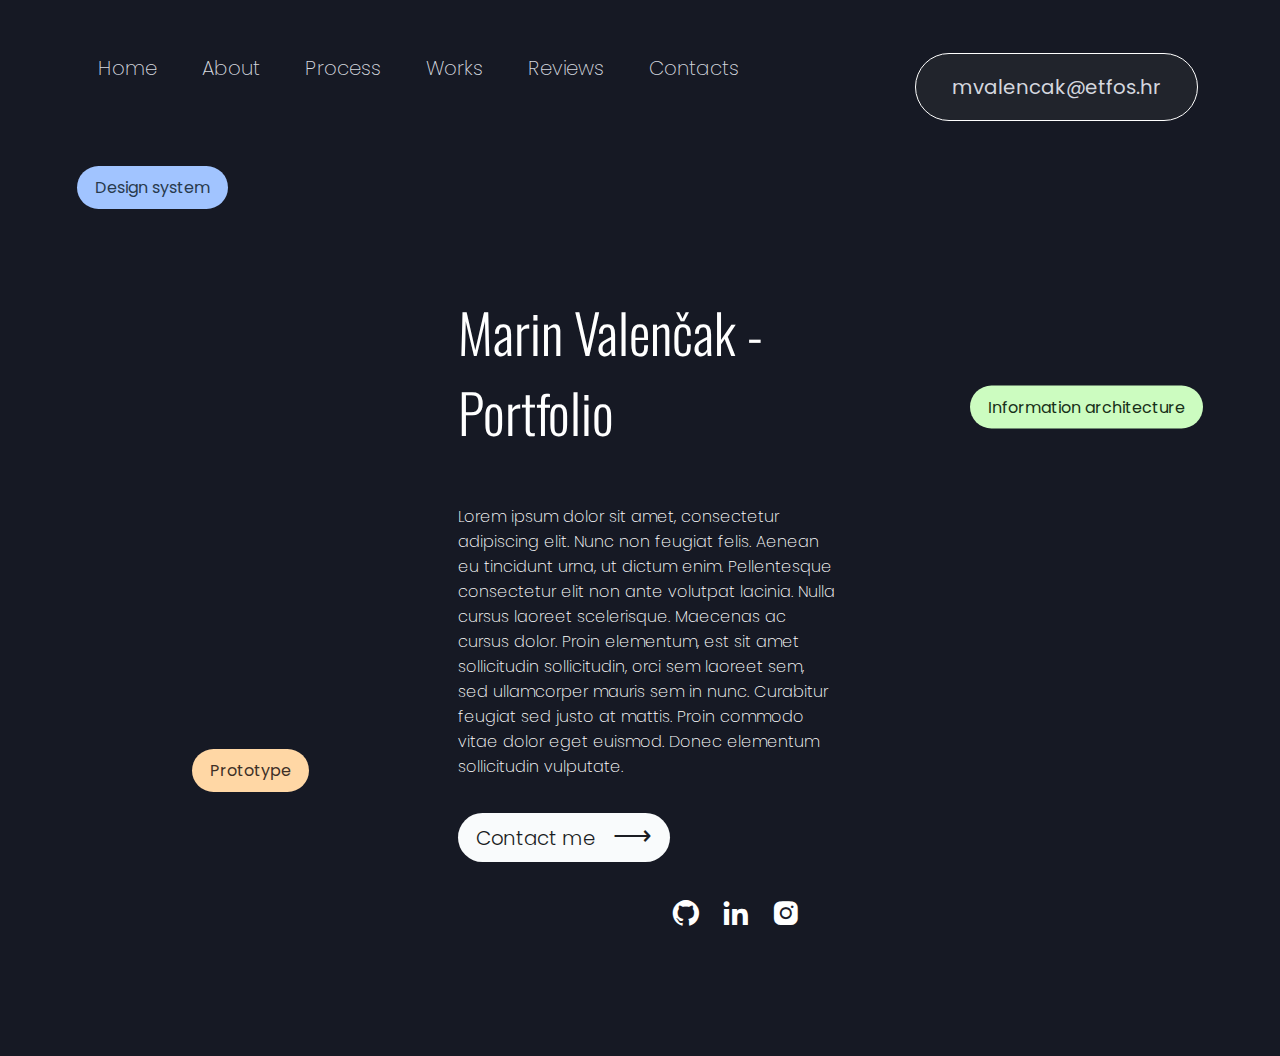
<file: index.html>
<!DOCTYPE html>
<html lang="en">
<head>
    <title>Portfolio</title>
    <link href='https://unpkg.com/boxicons@2.1.4/css/boxicons.min.css' rel='stylesheet'>
    <meta charset="UTF-8">
    <meta name="viewport" content="width=device-width, initial-scale=1.0">
    <link rel="preconnect" href="https://fonts.googleapis.com">
    <link rel="preconnect" href="https://fonts.gstatic.com" crossorigin>
    <link href="https://fonts.googleapis.com/css2?family=Oswald:wght@200..700&family=Poppins:ital,wght@0,100;0,200;0,300;0,400;0,500;0,600;0,700;0,800;0,900;1,100;1,200;1,300;1,400;1,500;1,600;1,700;1,800;1,900&display=swap" rel="stylesheet">
    <link rel="stylesheet" href="./main.css">
</head>
<body>
    <div id="header">
        <div class="nav-wrapper">
            <a href="index.html">Home</a>
            <a href="#">About</a>
            <a href="#">Process</a>
            <a href="#">Works</a>
            <a href="#">Reviews</a>
            <a href="#">Contacts</a>
            
        </div>
        <span class="contact-mail">mvalencak@etfos.hr</span>
    </div>
    <div class="header-wrapper">
        <span>Design system</span>
        <span>Prototype</span>
        <span>Information architecture</span>

        
        <div class="header-text">
        <h1>Marin Valenčak - Portfolio</h1>
        <p>
            Lorem ipsum dolor sit amet, consectetur adipiscing elit. Nunc non feugiat felis. Aenean eu tincidunt urna, ut dictum enim. Pellentesque consectetur elit non ante volutpat lacinia. Nulla cursus laoreet scelerisque. Maecenas ac cursus dolor. Proin elementum, est sit amet sollicitudin sollicitudin, orci sem laoreet sem, sed ullamcorper mauris sem in nunc. Curabitur feugiat sed justo at mattis. Proin commodo vitae dolor eget euismod. Donec elementum sollicitudin vulputate.
        </p>
        <button class="contact-button">
            Contact me 
            <span>&#10230;</span>
        </button>
        
        <div class="header-socials">
            <a href="https://github.com/Kailu23" target = "_blank" rel="noopener noreferrer"
            <i class='bx bxl-github'></i>
            </a>
            <a href="https://linkedin.com/in/marin-valenčak-3b981935a/" target = "_blank" rel="noopener noreferrer"
            <i class='bx bxl-linkedin' ></i>
            </a>
            <a href="https://www.instagram.com/marin.valencak/" target = "_blank" rel="noopener noreferrer"
            <i class='bx bxl-instagram-alt' ></i>
            </a>     
        </div>
        </div>
    </div>
</body>
</html>
</file>
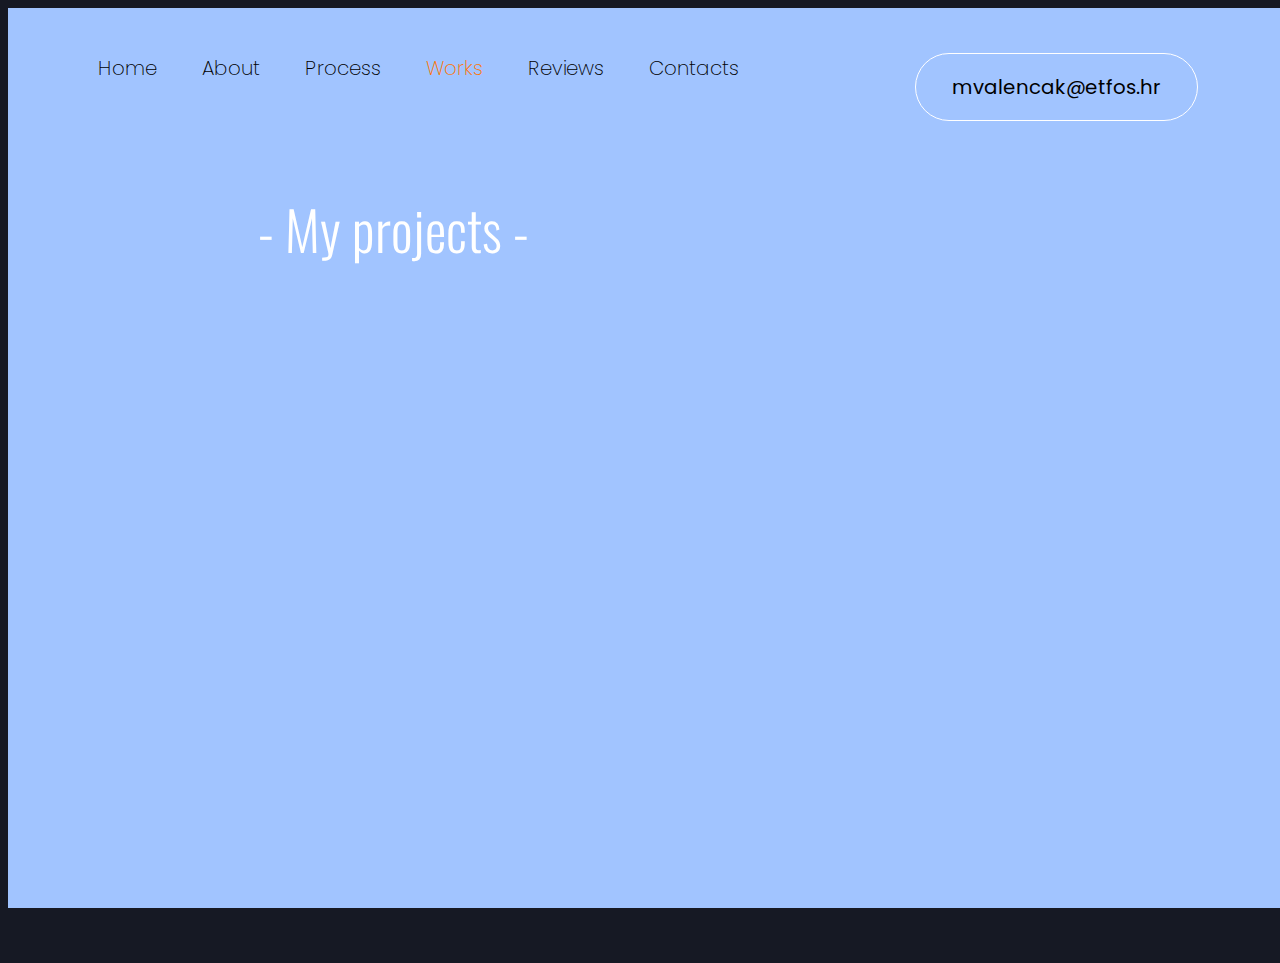
<file: works.html>
<html lang="en">
<head>
    <title>Works - Portfolio</title>
    <link href='https://unpkg.com/boxicons@2.1.4/css/boxicons.min.css' rel='stylesheet'>
    <meta charset="UTF-8">
    <meta name="viewport" content="width=device-width, initial-scale=1.0">
    <link rel="preconnect" href="https://fonts.googleapis.com">
    <link rel="preconnect" href="https://fonts.gstatic.com" crossorigin>
    <link href="https://fonts.googleapis.com/css2?family=Oswald:wght@200..700&family=Poppins:ital,wght@0,100;0,200;0,300;0,400;0,500;0,600;0,700;0,800;0,900;1,100;1,200;1,300;1,400;1,500;1,600;1,700;1,800;1,900&display=swap" rel="stylesheet">
    <link rel="stylesheet" href="./main.css">
    <link rel="stylesheet" href="./works.css">



</head>
<body class="works">
    <div id="header">
        <div class="nav-wrapper">
            <a href="index.html">Home</a>
            <a href="#">About</a>
            <a href="#">Process</a>
            <a href="works.html" aria-current="page">Works</a>
            <a href="#">Reviews</a>
            <a href="#">Contacts</a>
        </div>
        <span class="contact-mail">mvalencak@etfos.hr</span>
    </div>
    <div class = "header-wrapper">
        <div class = "header-text">
            <h1>
                - My projects -
            </h1>
        </div>
    </div>
</body>
</html>
</file>
<file: main.css>
html
{
    color: #fff; 
    font-family: "Poppins", serif; 
    background-color: #161924;
}
body {
    
    display: flex;
    flex-direction: column;
    width: 100%;
    height: 100vh;
    overflow: hidden;
}
#header
{
    display: flex;
    flex-direction: row;
    justify-content: space-between;
    padding: 5vh 10vh;
}


.nav-wrapper
{
    display: flex;
    flex-direction: row;
    gap: 5vh;
}
.nav-wrapper > a {
    color: #d4d7df;
    font-size: 2.2vh;
    text-decoration: none;
    font-weight: 200;

}
.nav-wrapper > a:hover  {

    color: #cde0ff;
}
.contact-mail {
    color: #d4d7df;
    font-size: 2.2vh;
    background-color: #21242c;
    padding: 2vh 4vh;
    border-radius: 100px;
    border: 1px solid white;
}
.header-wrapper {

    width: 100%;
    height: 100%;
}
.header-wrapper > span {
    position: absolute;
    padding: 1vh 2vh;
    border-radius: 32px;

}
.header-wrapper > span:nth-of-type(1)
{
    color: #283a4d;
    background-color: #a1c4ff;
    left: 6%;
}
.header-wrapper > span:nth-of-type(2)
{
    color: #3e3027;
    background-color: #ffd7a5;
    left: 15%;
    bottom: 12%;
}
.header-wrapper > span:nth-of-type(3)
{
    color: #183019;
    background-color: #ccfcc0;
    right: 6%;
    bottom: 50%;
    transform: translateY(-50%);
    
}
.header-text {

    display: flex;
    flex-direction: column;
    padding: 10vh 50vh;
}


.header-text > h1
{
    font-family: "Oswald", sans-serif;
    color: #fff;
    font-weight: 300;
    font-size: 6vh;
}
.header-text > p {

    font-weight: 200;
}
.contact-button {
    display: flex;
    flex-direction: row;
    align-items: center;
    width: fit-content;
    border: none;
    border-radius: 100px;
    font-family: "Poppins", serif;
    font-size: 2.2vh;
    font-weight: 300;
    gap: 2vh;
    padding: 0.5vh 2vh;
    color: #1b1d23;
    background-color: #f9fbfc;
    margin-top: 2vh;
}

.contact-button > span {
    position: relative;
    top: -3px;
    font-size: 3vh;
}
.header-socials {

    display: flex;
    flex-direction: row;
    gap: 2vh;
    justify-content: flex-end;
    margin: 4vh;
}
.header-socials a{
    display: inline-flex;
    align-items: center;
    color: inherit;
    text-decoration: none;
    font-size: 3.5vh;
    flex-shrink: 0;
}

.header-socials > i{
    font-size: 1em;
    color: #b4b8c0;
}

.header-socials > i:hover {
    cursor: pointer;
    color: #cde0ff;

}
</file>
<file: works.css>
body.works { background-color: #a1c4ff;}

.works .nav-wrapper > a:link,
.works .nav-wrapper > a:visited {
    color: #000;
}

.works .nav-wrapper > a:hover,
.works .nav-wrapper > a:active{
    color: #ff7300
}

.works .nav-wrapper > a[aria-current = "page"] {
    color: #ff7300;
}

.works .contact-mail { 
    background-color: #a1c4ff;
    color: #000000;
}

.works .header-wrapper {
    width: 100%;
    height: 100%;
    position: absolute;
    left: -15%;
    bottom: -7%;
}
</file>
